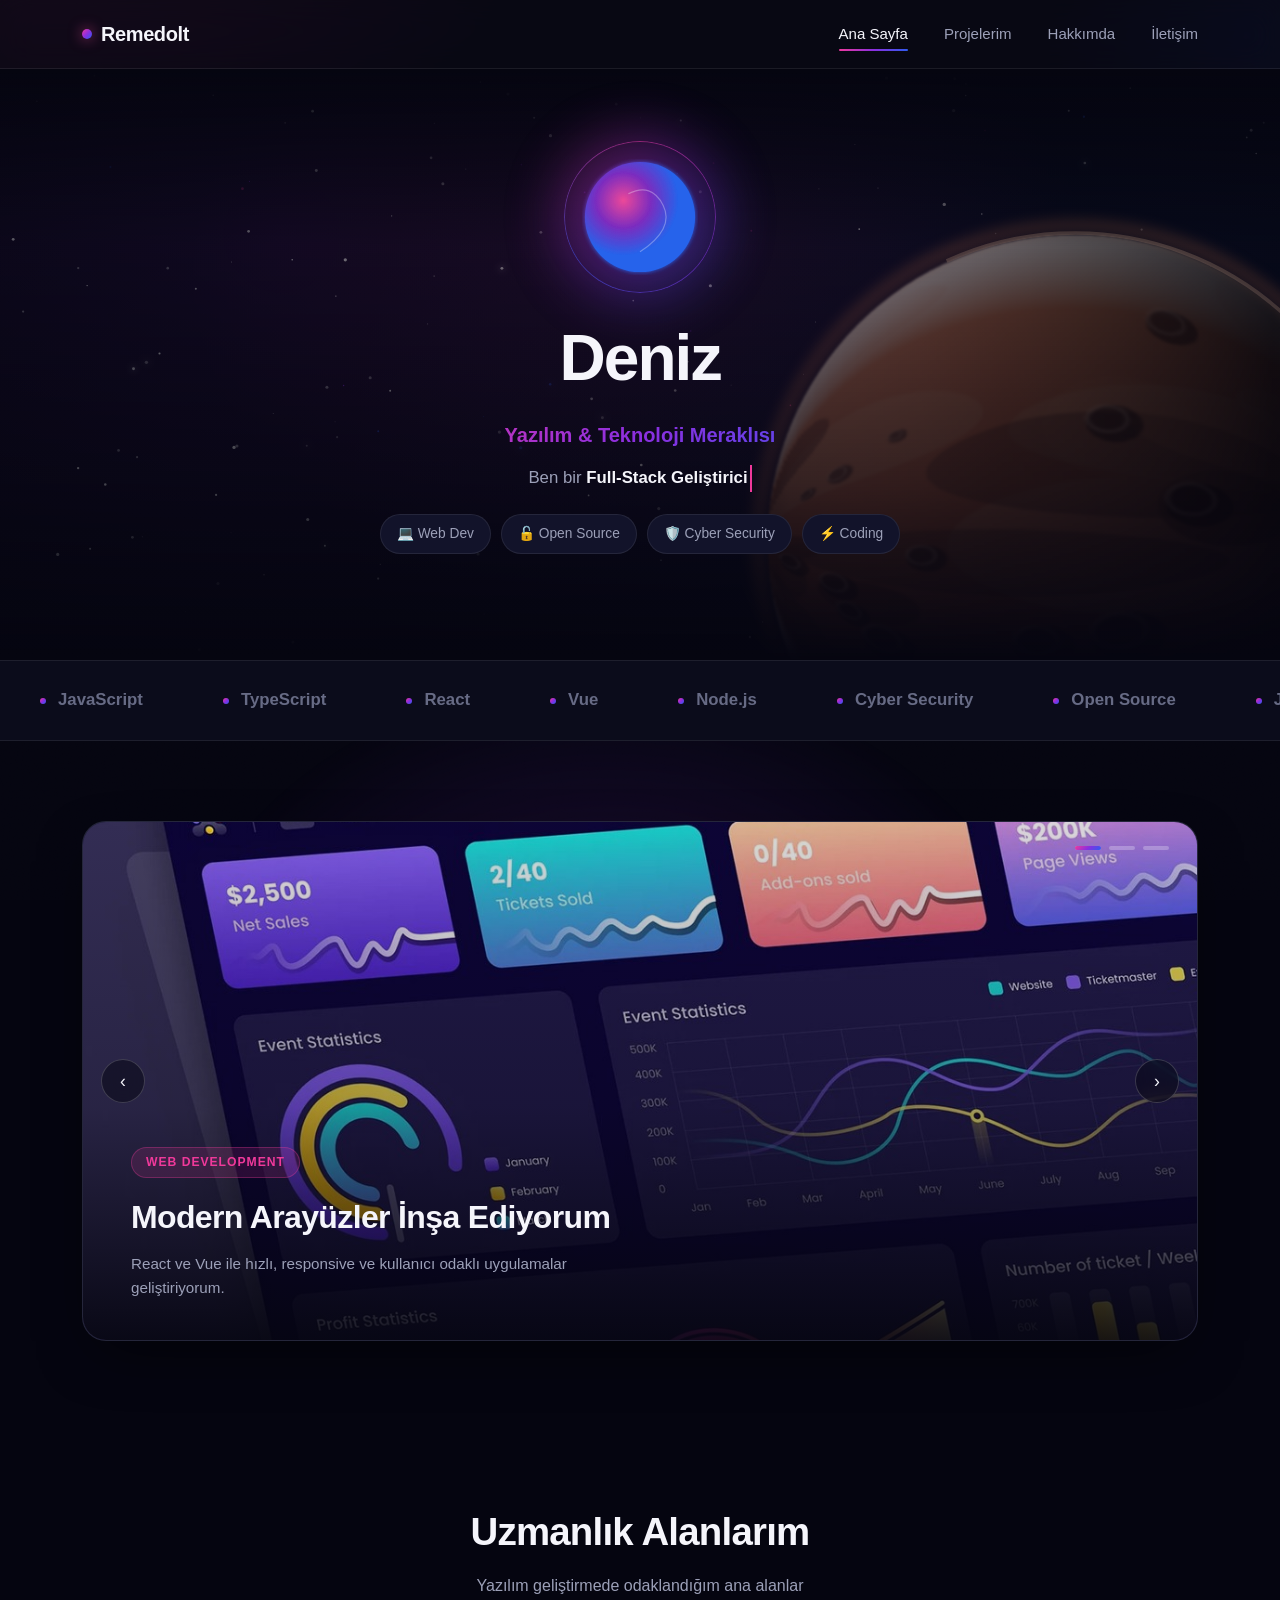
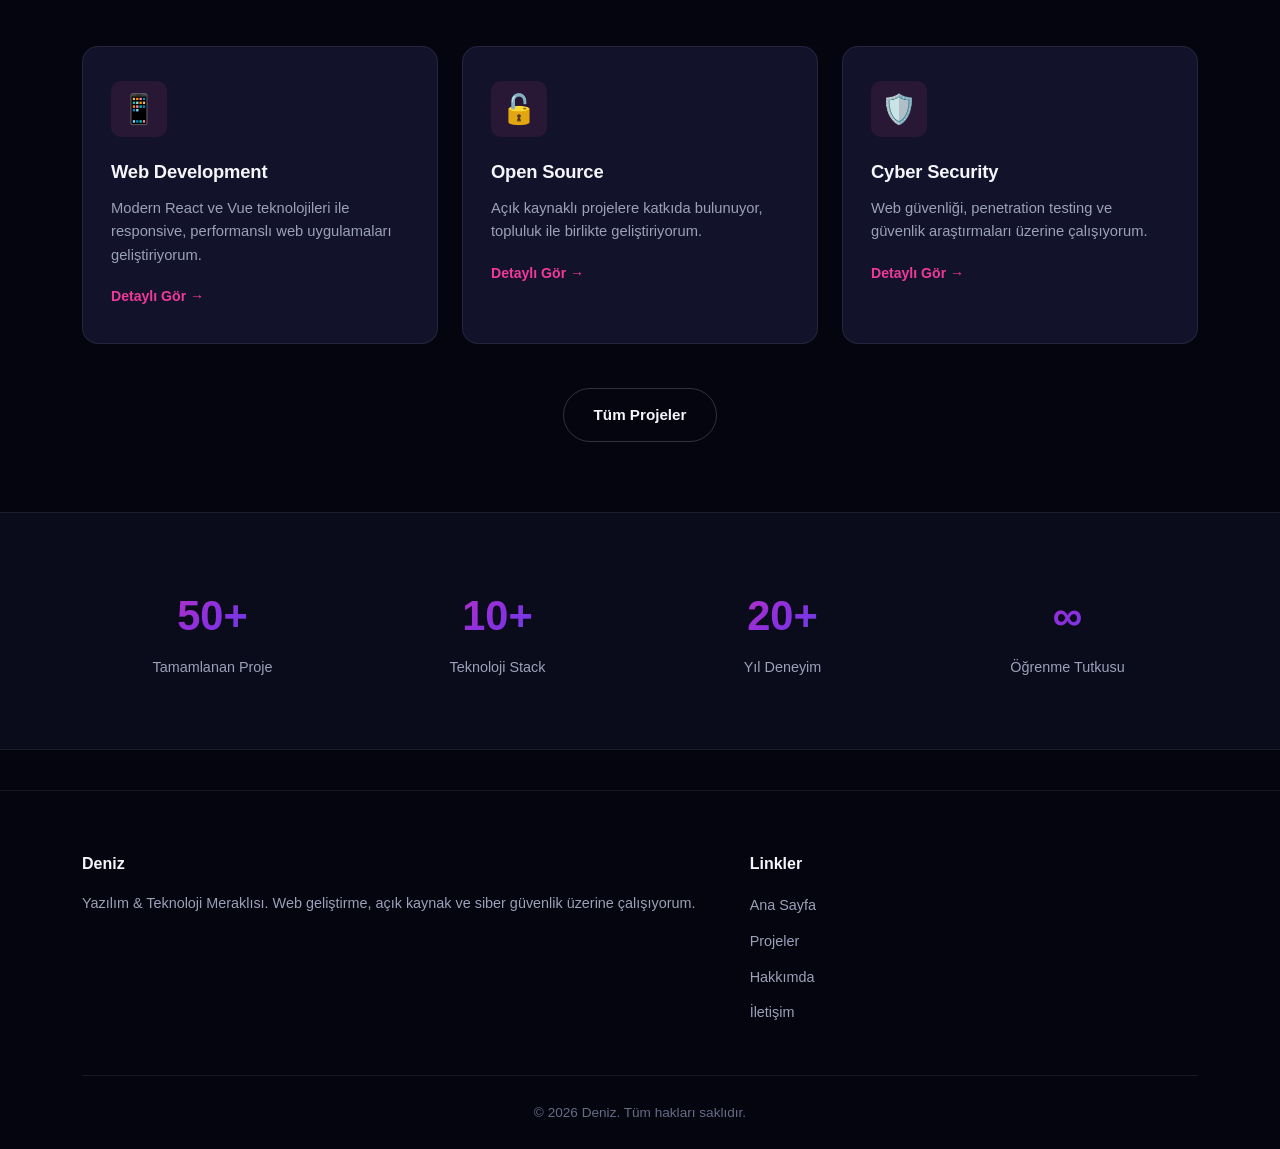
<file: index.html>
<!DOCTYPE html>
<html lang="tr">
<head>
    <meta charset="UTF-8">
    <meta name="viewport" content="width=device-width, initial-scale=1.0">
    <meta http-equiv="Content-Security-Policy" content="default-src 'self'; script-src 'self'; style-src 'self' 'unsafe-inline' https://fonts.googleapis.com; font-src https://fonts.gstatic.com; img-src 'self' data:; connect-src 'self' https://api.web3forms.com; base-uri 'self'; form-action 'self'; object-src 'none'">
    <title>Deniz — Yazılım & Teknoloji Meraklısı</title>
    <link rel="icon" type="image/svg+xml" href="favicon.svg">
    <link rel="icon" type="image/png" sizes="32x32" href="favicon-32.png">
    <link rel="icon" type="image/png" sizes="16x16" href="favicon-16.png">
    <link rel="apple-touch-icon" sizes="180x180" href="apple-touch-icon.png">
    <link rel="shortcut icon" href="favicon.ico">
    <meta name="description" content="Deniz — web geliştirme, açık kaynak ve siber güvenlik üzerine çalışan yazılım meraklısı.">
    <link rel="stylesheet" href="style.css?v=3">
    <link href="https://fonts.googleapis.com/css2?family=Plus+Jakarta+Sans:wght@500;600;700;800&family=Inter:wght@400;500;600&display=swap" rel="stylesheet">
</head>
<body>
    <div class="gradient-bg"></div>
    <canvas id="fx-canvas"></canvas>

    <nav class="navbar">
        <div class="nav-container">
            <a href="index.html" class="logo">
                <span class="logo-dot"></span>
                Remedolt
            </a>
            <ul class="nav-links">
                <li><a href="index.html" class="active">Ana Sayfa</a></li>
                <li><a href="projects.html">Projelerim</a></li>
                <li><a href="about.html">Hakkımda</a></li>
                <li><a href="contact.html">İletişim</a></li>
            </ul>
            <div class="hamburger">
                <span></span><span></span><span></span>
            </div>
        </div>
    </nav>


    <section class="hero">
        <div class="hero-video-bg">
            <canvas class="space-scene" data-space-scene data-shooting-stars="true" data-planet="true"></canvas>
        </div>
        <div class="hero-content">
            <div class="orb-container">
                <div class="orb-ring"></div>
                <svg class="gradient-orb" viewBox="0 0 200 200" xmlns="http://www.w3.org/2000/svg">
                    <defs>
                        <radialGradient id="orbGradient" cx="35%" cy="35%">
                            <stop offset="0%" style="stop-color:#EC4899;stop-opacity:1" />
                            <stop offset="50%" style="stop-color:#7B2CBF;stop-opacity:1" />
                            <stop offset="100%" style="stop-color:#2563EB;stop-opacity:1" />
                        </radialGradient>
                        <filter id="glow">
                            <feGaussianBlur stdDeviation="4" result="coloredBlur"/>
                            <feMerge>
                                <feMergeNode in="coloredBlur"/>
                                <feMergeNode in="SourceGraphic"/>
                            </feMerge>
                        </filter>
                    </defs>
                    <circle cx="100" cy="100" r="95" fill="url(#orbGradient)" filter="url(#glow)"/>
                    <path d="M 80 60 Q 120 40, 140 80 T 100 160" stroke="rgba(255,255,255,0.3)" stroke-width="2" fill="none"/>
                </svg>
                <div class="orb-glow"></div>
            </div>

            <h1 class="hero-title">Deniz</h1>
            <p class="hero-subtitle">Yazılım & Teknoloji Meraklısı</p>
            <p class="hero-role-line">Ben bir <span class="type-target"></span><span class="cursor">&nbsp;</span></p>

            <div class="skill-badges">
                <span class="badge">💻 Web Dev</span>
                <span class="badge">🔓 Open Source</span>
                <span class="badge">🛡️ Cyber Security</span>
                <span class="badge">⚡ Coding</span>
            </div>
        </div>
    </section>

    <div class="marquee-section">
        <div class="marquee-track">
            <div class="marquee-item"><span class="dot"></span>JavaScript</div>
            <div class="marquee-item"><span class="dot"></span>TypeScript</div>
            <div class="marquee-item"><span class="dot"></span>React</div>
            <div class="marquee-item"><span class="dot"></span>Vue</div>
            <div class="marquee-item"><span class="dot"></span>Node.js</div>
            <div class="marquee-item"><span class="dot"></span>Cyber Security</div>
            <div class="marquee-item"><span class="dot"></span>Open Source</div>
            <div class="marquee-item"><span class="dot"></span>JavaScript</div>
            <div class="marquee-item"><span class="dot"></span>TypeScript</div>
            <div class="marquee-item"><span class="dot"></span>React</div>
            <div class="marquee-item"><span class="dot"></span>Vue</div>
            <div class="marquee-item"><span class="dot"></span>Node.js</div>
            <div class="marquee-item"><span class="dot"></span>Cyber Security</div>
            <div class="marquee-item"><span class="dot"></span>Open Source</div>
        </div>
    </div>

    <section class="slider-section">
        <div class="container">
            <div class="slider">
                <div class="slide is-active" data-type="image">
                    <img class="slide-media" src="images/web-dev.jpg" alt="Web geliştirme çalışma alanı" loading="lazy">
                    <div class="slide-caption">
                        <div class="slide-caption-text">
                            <span class="slide-tag">Web Development</span>
                            <h3>Modern Arayüzler İnşa Ediyorum</h3>
                            <p>React ve Vue ile hızlı, responsive ve kullanıcı odaklı uygulamalar geliştiriyorum.</p>
                        </div>
                    </div>
                </div>

                <div class="slide" data-type="image">
                    <img class="slide-media" src="images/open-source.jpg" alt="Açık kaynak topluluk çalışması" loading="lazy">
                    <div class="slide-caption">
                        <div class="slide-caption-text">
                            <span class="slide-tag">Open Source</span>
                            <h3>Toplulukla Birlikte Üretiyorum</h3>
                            <p>Açık kaynaklı projelere katkı sağlıyor, bilgi ve deneyimi paylaşıyorum.</p>
                        </div>
                    </div>
                </div>

                <div class="slide" data-type="image">
                    <img class="slide-media" src="images/cyber-security.jpg" alt="Siber güvenlik araştırması" loading="lazy">
                    <div class="slide-caption">
                        <div class="slide-caption-text">
                            <span class="slide-tag">Cyber Security</span>
                            <h3>Güvenliği Önceliklendiriyorum</h3>
                            <p>Zafiyet analizleri, penetration testing ve güvenlik araştırmaları yapıyorum.</p>
                        </div>
                    </div>
                </div>

                <div class="slider-controls">
                    <button class="slider-arrow prev" type="button" aria-label="Önceki slayt">‹</button>
                    <button class="slider-arrow next" type="button" aria-label="Sonraki slayt">›</button>
                </div>
                <div class="slider-dots"></div>
            </div>
        </div>
    </section>

    <section class="featured-section">
        <div class="container">
            <h2 class="section-title reveal">Uzmanlık Alanlarım</h2>
            <p class="section-subtitle reveal">Yazılım geliştirmede odaklandığım ana alanlar</p>

            <div class="projects-grid">
                <div class="project-card reveal">
                    <div class="project-icon">📱</div>
                    <h3>Web Development</h3>
                    <p>Modern React ve Vue teknolojileri ile responsive, performanslı web uygulamaları geliştiriyorum.</p>
                    <a href="projects.html" class="link-arrow">Detaylı Gör →</a>
                </div>

                <div class="project-card reveal">
                    <div class="project-icon">🔓</div>
                    <h3>Open Source</h3>
                    <p>Açık kaynaklı projelere katkıda bulunuyor, topluluk ile birlikte geliştiriyorum.</p>
                    <a href="projects.html" class="link-arrow">Detaylı Gör →</a>
                </div>

                <div class="project-card reveal">
                    <div class="project-icon">🛡️</div>
                    <h3>Cyber Security</h3>
                    <p>Web güvenliği, penetration testing ve güvenlik araştırmaları üzerine çalışıyorum.</p>
                    <a href="projects.html" class="link-arrow">Detaylı Gör →</a>
                </div>
            </div>

            <div class="view-all reveal">
                <a href="projects.html" class="btn btn-secondary">Tüm Projeler</a>
            </div>
        </div>
    </section>

    <section class="stats-section">
        <div class="container">
            <div class="stats-grid">
                <div class="stat-card reveal">
                    <div class="stat-number">50+</div>
                    <div class="stat-label">Tamamlanan Proje</div>
                </div>
                <div class="stat-card reveal">
                    <div class="stat-number">10+</div>
                    <div class="stat-label">Teknoloji Stack</div>
                </div>
                <div class="stat-card reveal">
                    <div class="stat-number">20+</div>
                    <div class="stat-label">Yıl Deneyim</div>
                </div>
                <div class="stat-card reveal">
                    <div class="stat-number">∞</div>
                    <div class="stat-label">Öğrenme Tutkusu</div>
                </div>
            </div>
        </div>
    </section>

    <footer class="footer">
        <div class="container">
            <div class="footer-content">
                <div class="footer-section">
                    <h4>Deniz</h4>
                    <p>Yazılım & Teknoloji Meraklısı. Web geliştirme, açık kaynak ve siber güvenlik üzerine çalışıyorum.</p>
                </div>
                <div class="footer-section">
                    <h4>Linkler</h4>
                    <ul>
                        <li><a href="index.html">Ana Sayfa</a></li>
                        <li><a href="projects.html">Projeler</a></li>
                        <li><a href="about.html">Hakkımda</a></li>
                        <li><a href="contact.html">İletişim</a></li>
                    </ul>
                </div>
            </div>
            <div class="footer-bottom">
                <p>&copy; 2026 Deniz. Tüm hakları saklıdır.</p>
            </div>
        </div>
    </footer>

    <script src="script.js?v=3"></script>
</body>
</html>
</file>
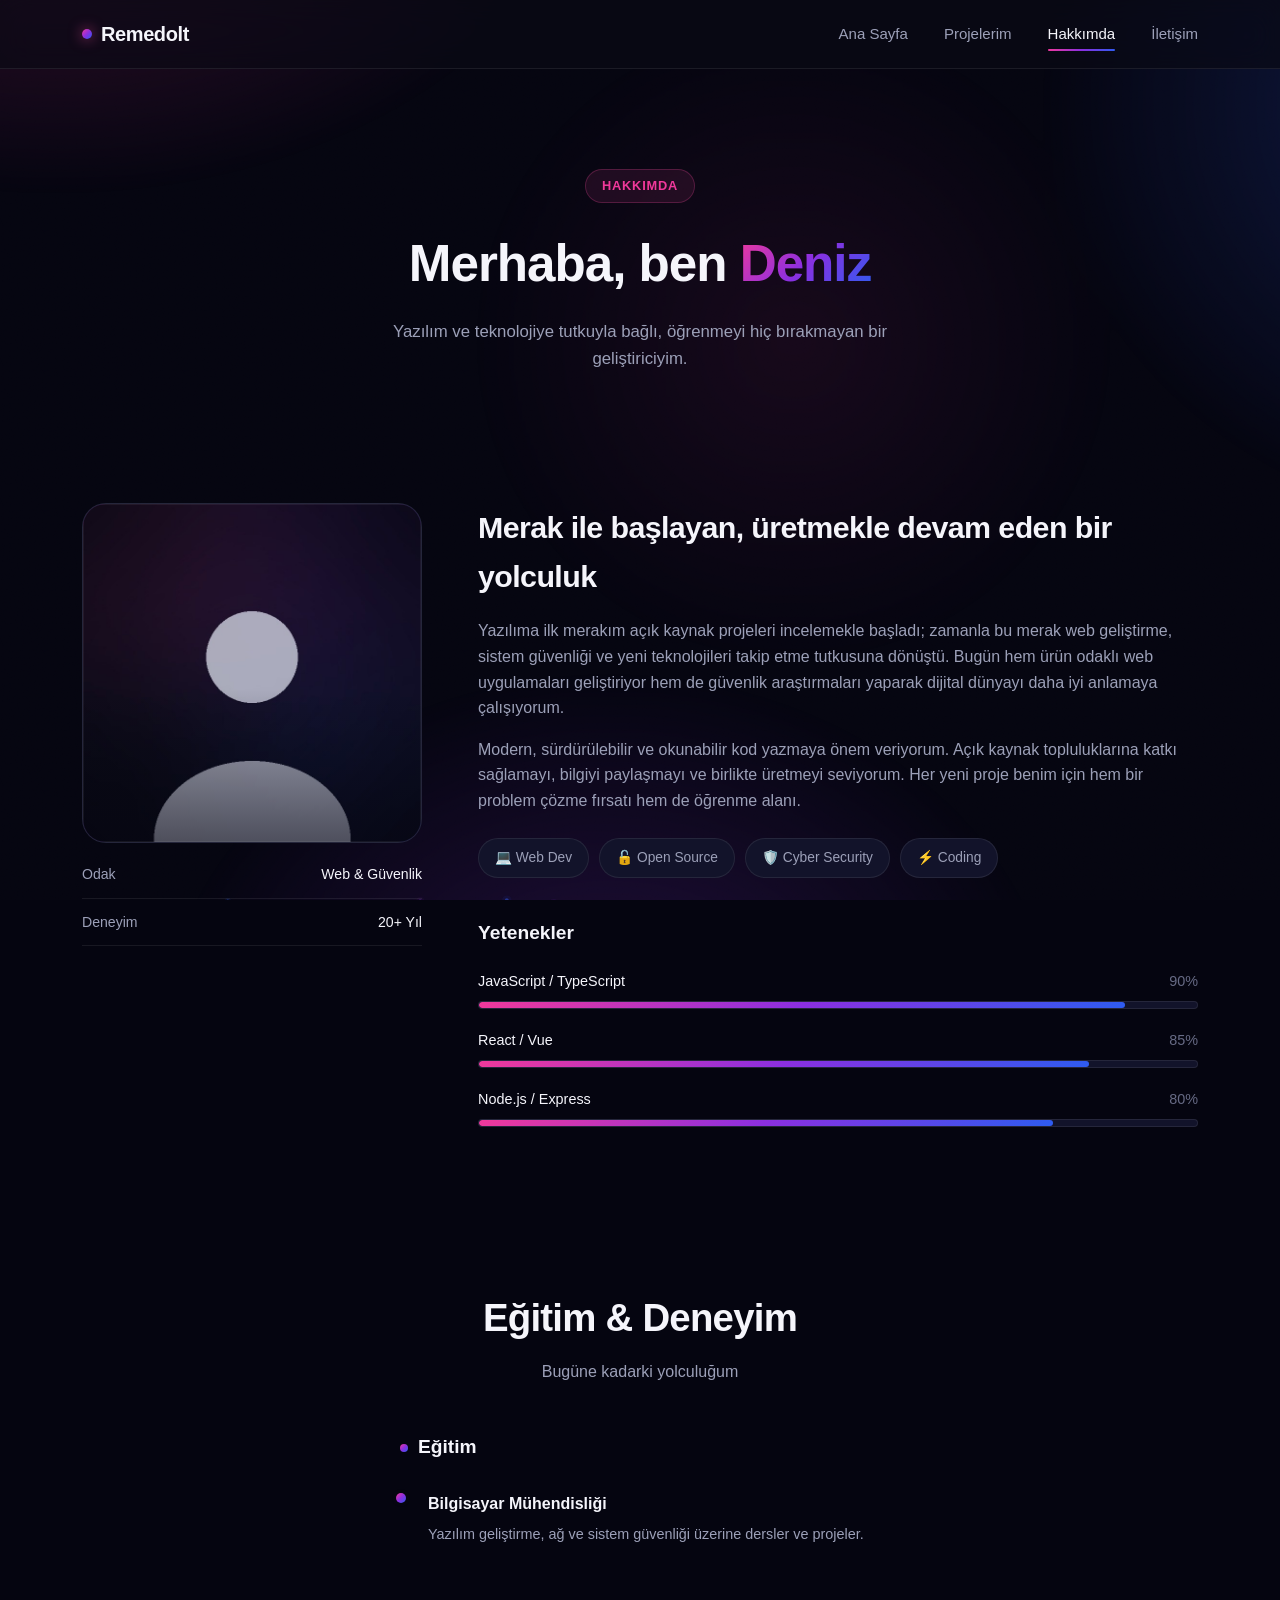
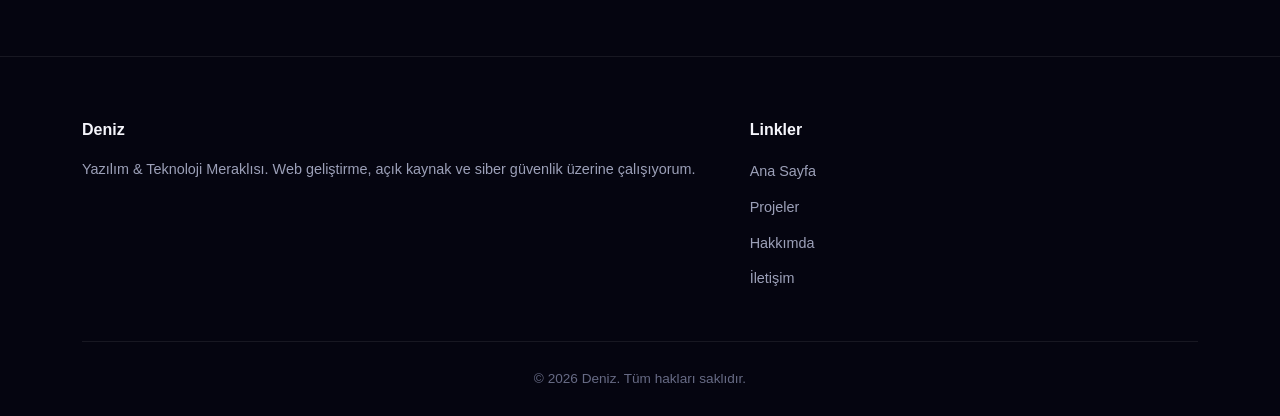
<file: about.html>
<!DOCTYPE html>
<html lang="tr">
<head>
    <meta charset="UTF-8">
    <meta name="viewport" content="width=device-width, initial-scale=1.0">
    <meta http-equiv="Content-Security-Policy" content="default-src 'self'; script-src 'self'; style-src 'self' 'unsafe-inline' https://fonts.googleapis.com; font-src https://fonts.gstatic.com; img-src 'self' data:; connect-src 'self' https://api.web3forms.com; base-uri 'self'; form-action 'self'; object-src 'none'">
    <title>Hakkımda — Deniz</title>
    <link rel="icon" type="image/svg+xml" href="favicon.svg">
    <link rel="icon" type="image/png" sizes="32x32" href="favicon-32.png">
    <link rel="icon" type="image/png" sizes="16x16" href="favicon-16.png">
    <link rel="apple-touch-icon" sizes="180x180" href="apple-touch-icon.png">
    <link rel="shortcut icon" href="favicon.ico">
    <link rel="stylesheet" href="style.css?v=3">
    <link href="https://fonts.googleapis.com/css2?family=Plus+Jakarta+Sans:wght@500;600;700;800&family=Inter:wght@400;500;600&display=swap" rel="stylesheet">
</head>
<body>
    <div class="gradient-bg"></div>
    <canvas id="fx-canvas"></canvas>

    <nav class="navbar">
        <div class="nav-container">
            <a href="index.html" class="logo">
                <span class="logo-dot"></span>
                Remedolt
            </a>
            <ul class="nav-links">
                <li><a href="index.html">Ana Sayfa</a></li>
                <li><a href="projects.html">Projelerim</a></li>
                <li><a href="about.html" class="active">Hakkımda</a></li>
                <li><a href="contact.html">İletişim</a></li>
            </ul>
            <div class="hamburger">
                <span></span><span></span><span></span>
            </div>
        </div>
    </nav>


    <section class="page-hero">
        <span class="eyebrow reveal">Hakkımda</span>
        <h1 class="reveal">Merhaba, ben <span class="gradient-text">Deniz</span></h1>
        <p class="reveal">Yazılım ve teknolojiye tutkuyla bağlı, öğrenmeyi hiç bırakmayan bir geliştiriciyim.</p>
    </section>

    <section>
        <div class="container">
            <div class="about-grid">
                <div class="reveal">
                    <div class="about-photo">
                        <div class="avatar-glow"></div>
                        <img src="images/avatar-anonim.jpg" alt="Deniz — profil" loading="lazy">
                    </div>
                    <div class="about-photo-meta">
                        <div class="meta-row"><span>Odak</span><span>Web & Güvenlik</span></div>
                        <div class="meta-row"><span>Deneyim</span><span>20+ Yıl</span></div>
                    </div>
                </div>

                <div class="about-body reveal">
                    <h2>Merak ile başlayan, üretmekle devam eden bir yolculuk</h2>
                    <p>
                        Yazılıma ilk merakım açık kaynak projeleri incelemekle başladı; zamanla bu merak web geliştirme,
                        sistem güvenliği ve yeni teknolojileri takip etme tutkusuna dönüştü. Bugün hem ürün odaklı web
                        uygulamaları geliştiriyor hem de güvenlik araştırmaları yaparak dijital dünyayı daha iyi anlamaya
                        çalışıyorum.
                    </p>
                    <p>
                        Modern, sürdürülebilir ve okunabilir kod yazmaya önem veriyorum. Açık kaynak topluluklarına katkı
                        sağlamayı, bilgiyi paylaşmayı ve birlikte üretmeyi seviyorum. Her yeni proje benim için hem bir
                        problem çözme fırsatı hem de öğrenme alanı.
                    </p>

                    <div class="about-icons">
                        <span class="badge">💻 Web Dev</span>
                        <span class="badge">🔓 Open Source</span>
                        <span class="badge">🛡️ Cyber Security</span>
                        <span class="badge">⚡ Coding</span>
                    </div>

                    <div class="skills-block">
                        <h3 style="font-size:1.2rem; margin-bottom:22px;">Yetenekler</h3>

                        <div class="skill-row">
                            <div class="skill-row-top"><span>JavaScript / TypeScript</span><span>90%</span></div>
                            <div class="skill-track"><div class="skill-fill" data-width="90"></div></div>
                        </div>
                        <div class="skill-row">
                            <div class="skill-row-top"><span>React / Vue</span><span>85%</span></div>
                            <div class="skill-track"><div class="skill-fill" data-width="85"></div></div>
                        </div>
                        <div class="skill-row">
                            <div class="skill-row-top"><span>Node.js / Express</span><span>80%</span></div>
                            <div class="skill-track"><div class="skill-fill" data-width="80"></div></div>
                        </div>
                    </div>
                </div>
            </div>
        </div>
    </section>

    <section>
        <div class="container">
            <h2 class="section-title reveal">Eğitim & Deneyim</h2>
            <p class="section-subtitle reveal">Bugüne kadarki yolculuğum</p>

            <div class="timeline-wrap" style="grid-template-columns: 1fr; max-width: 480px; margin: 20px auto 0;">
                <div class="timeline-col reveal">
                    <h3>Eğitim</h3>
                    <div class="timeline-item">
                        <h4>Bilgisayar Mühendisliği</h4>
                        <p>Yazılım geliştirme, ağ ve sistem güvenliği üzerine dersler ve projeler.</p>
                    </div>
                </div>
            </div>
        </div>
    </section>

    <footer class="footer">
        <div class="container">
            <div class="footer-content">
                <div class="footer-section">
                    <h4>Deniz</h4>
                    <p>Yazılım & Teknoloji Meraklısı. Web geliştirme, açık kaynak ve siber güvenlik üzerine çalışıyorum.</p>
                </div>
                <div class="footer-section">
                    <h4>Linkler</h4>
                    <ul>
                        <li><a href="index.html">Ana Sayfa</a></li>
                        <li><a href="projects.html">Projeler</a></li>
                        <li><a href="about.html">Hakkımda</a></li>
                        <li><a href="contact.html">İletişim</a></li>
                    </ul>
                </div>
            </div>
            <div class="footer-bottom">
                <p>&copy; 2026 Deniz. Tüm hakları saklıdır.</p>
            </div>
        </div>
    </footer>

    <script src="script.js?v=3"></script>
</body>
</html>
</file>
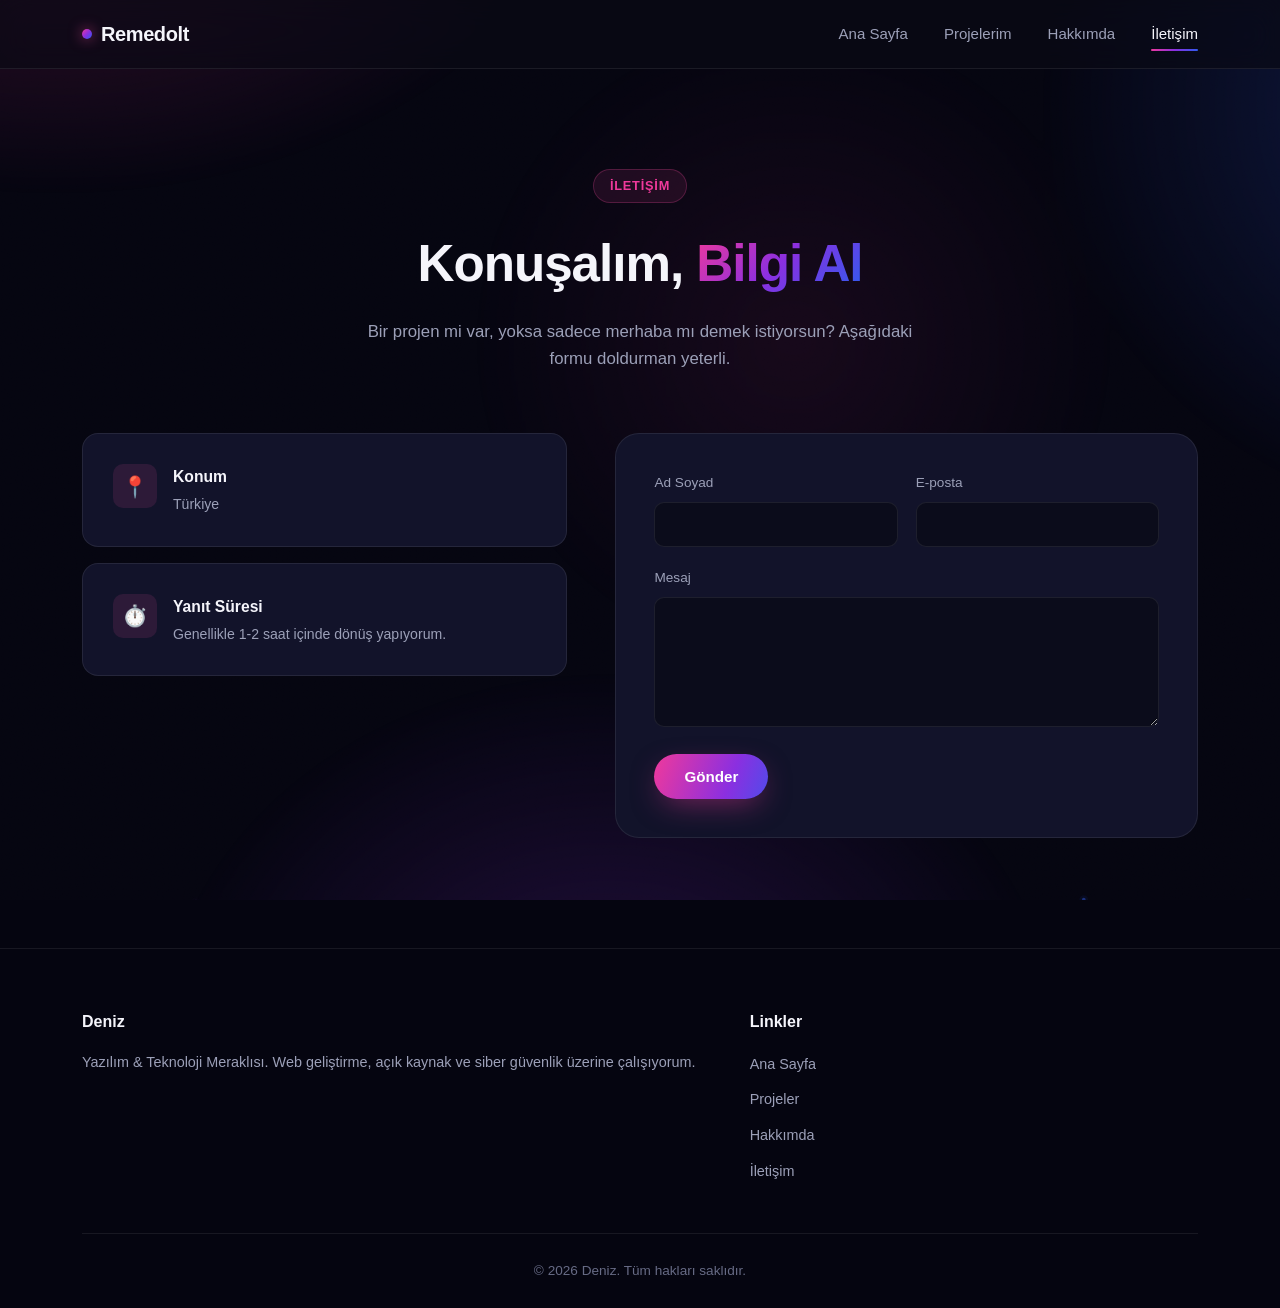
<file: contact.html>
<!DOCTYPE html>
<html lang="tr">
<head>
    <meta charset="UTF-8">
    <meta name="viewport" content="width=device-width, initial-scale=1.0">
    <meta http-equiv="Content-Security-Policy" content="default-src 'self'; script-src 'self'; style-src 'self' 'unsafe-inline' https://fonts.googleapis.com; font-src https://fonts.gstatic.com; img-src 'self' data:; connect-src 'self' https://api.web3forms.com; base-uri 'self'; form-action 'self'; object-src 'none'">
    <title>İletişim — Deniz</title>
    <link rel="icon" type="image/svg+xml" href="favicon.svg">
    <link rel="icon" type="image/png" sizes="32x32" href="favicon-32.png">
    <link rel="icon" type="image/png" sizes="16x16" href="favicon-16.png">
    <link rel="apple-touch-icon" sizes="180x180" href="apple-touch-icon.png">
    <link rel="shortcut icon" href="favicon.ico">
    <link rel="stylesheet" href="style.css?v=3">
    <link href="https://fonts.googleapis.com/css2?family=Plus+Jakarta+Sans:wght@500;600;700;800&family=Inter:wght@400;500;600&display=swap" rel="stylesheet">
</head>
<body>
    <div class="gradient-bg"></div>
    <canvas id="fx-canvas"></canvas>

    <nav class="navbar">
        <div class="nav-container">
            <a href="index.html" class="logo">
                <span class="logo-dot"></span>
                Remedolt
            </a>
            <ul class="nav-links">
                <li><a href="index.html">Ana Sayfa</a></li>
                <li><a href="projects.html">Projelerim</a></li>
                <li><a href="about.html">Hakkımda</a></li>
                <li><a href="contact.html" class="active">İletişim</a></li>
            </ul>
            <div class="hamburger">
                <span></span><span></span><span></span>
            </div>
        </div>
    </nav>


    <section class="page-hero">
        <span class="eyebrow reveal">İletişim</span>
        <h1 class="reveal">Konuşalım, <span class="gradient-text">Bilgi Al</span></h1>
        <p class="reveal">Bir projen mi var, yoksa sadece merhaba mı demek istiyorsun? Aşağıdaki formu doldurman yeterli.</p>
    </section>

    <section style="padding-top: 0;">
        <div class="container">
            <div class="contact-grid">
                <div class="reveal">
                    <div class="contact-info-card">
                        <div class="contact-info-icon">📍</div>
                        <div>
                            <h4>Konum</h4>
                            <p>Türkiye</p>
                        </div>
                    </div>
                    <div class="contact-info-card">
                        <div class="contact-info-icon">⏱️</div>
                        <div>
                            <h4>Yanıt Süresi</h4>
                            <p>Genellikle 1-2 saat içinde dönüş yapıyorum.</p>
                        </div>
                    </div>
                </div>

                <div class="contact-form reveal">
                    <div id="formSuccess" class="form-success">Mesajın için teşekkürler! En kısa sürede sana dönüş yapacağım.</div>
                    <div id="formError" class="form-success" style="background: rgba(240, 57, 155, 0.1); border-color: rgba(240, 57, 155, 0.3); color: #f9a8d4;">Mesaj gönderilirken bir sorun oluştu. Lütfen tekrar dener misin?</div>
                    <form id="contactForm">
                        <input type="hidden" name="access_key" value="fe9e29f1-36b4-4746-8e5b-f5e43f145757">
                        <input type="hidden" name="subject" value="Remedolt portfolyo — yeni mesaj">
                        <input type="checkbox" name="botcheck" style="display:none" tabindex="-1" autocomplete="off">

                        <div class="form-row">
                            <div class="form-group">
                                <label for="name">Ad Soyad</label>
                                <input type="text" id="name" name="name" required>
                            </div>
                            <div class="form-group">
                                <label for="email">E-posta</label>
                                <input type="email" id="email" name="email" required>
                            </div>
                        </div>

                        <div class="form-group">
                            <label for="message">Mesaj</label>
                            <textarea id="message" name="message" required></textarea>
                        </div>

                        <button type="submit" class="btn btn-primary">Gönder</button>
                    </form>
                </div>
            </div>
        </div>
    </section>

    <footer class="footer">
        <div class="container">
            <div class="footer-content">
                <div class="footer-section">
                    <h4>Deniz</h4>
                    <p>Yazılım & Teknoloji Meraklısı. Web geliştirme, açık kaynak ve siber güvenlik üzerine çalışıyorum.</p>
                </div>
                <div class="footer-section">
                    <h4>Linkler</h4>
                    <ul>
                        <li><a href="index.html">Ana Sayfa</a></li>
                        <li><a href="projects.html">Projeler</a></li>
                        <li><a href="about.html">Hakkımda</a></li>
                        <li><a href="contact.html">İletişim</a></li>
                    </ul>
                </div>
            </div>
            <div class="footer-bottom">
                <p>&copy; 2026 Deniz. Tüm hakları saklıdır.</p>
            </div>
        </div>
    </footer>

    <script src="script.js?v=3"></script>
</body>
</html>
</file>
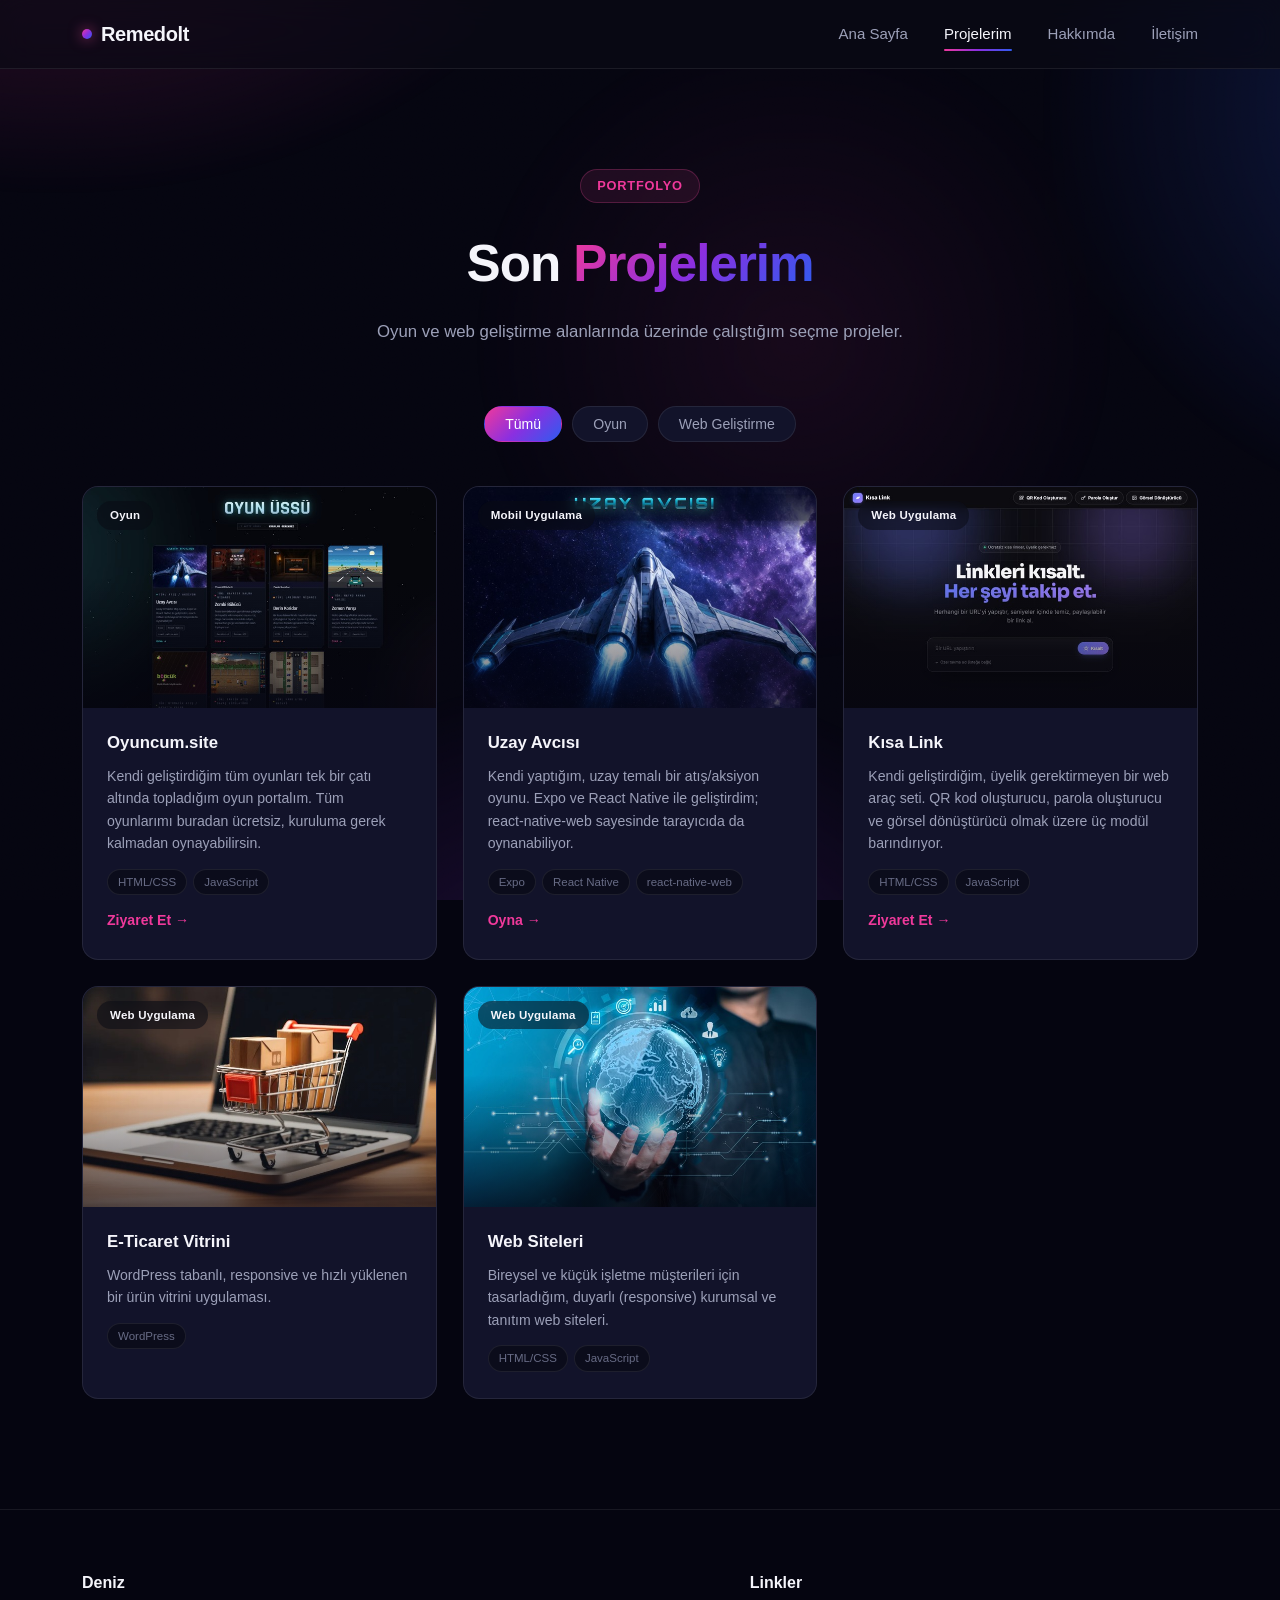
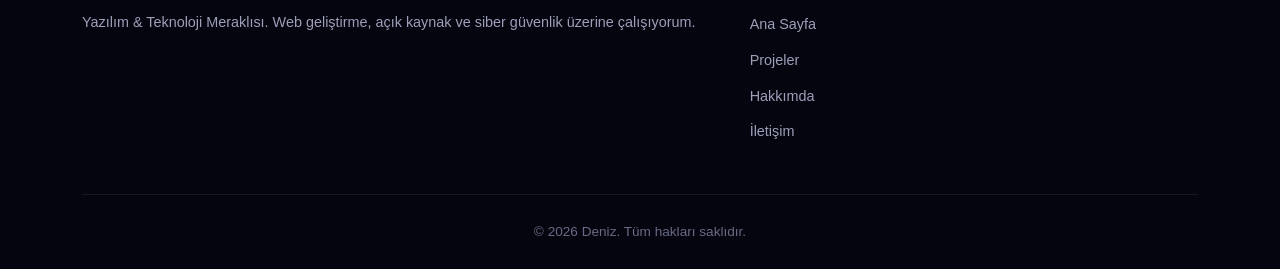
<file: projects.html>
<!DOCTYPE html>
<html lang="tr">
<head>
    <meta charset="UTF-8">
    <meta name="viewport" content="width=device-width, initial-scale=1.0">
    <meta http-equiv="Content-Security-Policy" content="default-src 'self'; script-src 'self'; style-src 'self' 'unsafe-inline' https://fonts.googleapis.com; font-src https://fonts.gstatic.com; img-src 'self' data:; connect-src 'self' https://api.web3forms.com; base-uri 'self'; form-action 'self'; object-src 'none'">
    <title>Projelerim — Deniz</title>
    <link rel="icon" type="image/svg+xml" href="favicon.svg">
    <link rel="icon" type="image/png" sizes="32x32" href="favicon-32.png">
    <link rel="icon" type="image/png" sizes="16x16" href="favicon-16.png">
    <link rel="apple-touch-icon" sizes="180x180" href="apple-touch-icon.png">
    <link rel="shortcut icon" href="favicon.ico">
    <link rel="stylesheet" href="style.css?v=3">
    <link href="https://fonts.googleapis.com/css2?family=Plus+Jakarta+Sans:wght@500;600;700;800&family=Inter:wght@400;500;600&display=swap" rel="stylesheet">
</head>
<body>
    <div class="gradient-bg"></div>
    <canvas id="fx-canvas"></canvas>

    <nav class="navbar">
        <div class="nav-container">
            <a href="index.html" class="logo">
                <span class="logo-dot"></span>
                Remedolt
            </a>
            <ul class="nav-links">
                <li><a href="index.html">Ana Sayfa</a></li>
                <li><a href="projects.html" class="active">Projelerim</a></li>
                <li><a href="about.html">Hakkımda</a></li>
                <li><a href="contact.html">İletişim</a></li>
            </ul>
            <div class="hamburger">
                <span></span><span></span><span></span>
            </div>
        </div>
    </nav>


    <section class="page-hero">
        <span class="eyebrow reveal">Portfolyo</span>
        <h1 class="reveal">Son <span class="gradient-text">Projelerim</span></h1>
        <p class="reveal">Oyun ve web geliştirme alanlarında üzerinde çalıştığım seçme projeler.</p>
    </section>

    <section style="padding-top: 0;">
        <div class="container">
            <div class="filter-bar reveal">
                <button class="filter-btn active" data-filter="all">Tümü</button>
                <button class="filter-btn" data-filter="oyun">Oyun</button>
                <button class="filter-btn" data-filter="web">Web Geliştirme</button>
            </div>

            <div class="portfolio-grid">
                <div class="portfolio-item reveal" data-category="oyun">
                    <div class="portfolio-thumb"><img src="images/oyuncum-site.jpg" alt="Oyuncum.site — oyun üssü" loading="lazy"><span class="portfolio-tag">Oyun</span></div>
                    <div class="portfolio-body">
                        <h3>Oyuncum.site</h3>
                        <p>Kendi geliştirdiğim tüm oyunları tek bir çatı altında topladığım oyun portalım. Tüm oyunlarımı buradan ücretsiz, kuruluma gerek kalmadan oynayabilirsin.</p>
                        <div class="portfolio-stack">
                            <span class="stack-chip">HTML/CSS</span>
                            <span class="stack-chip">JavaScript</span>
                        </div>
                        <a href="https://www.oyuncum.site/" target="_blank" rel="noopener" class="link-arrow" style="display: inline-block; margin-top: 14px;">Ziyaret Et →</a>
                    </div>
                </div>

                <div class="portfolio-item reveal" data-category="oyun">
                    <div class="portfolio-thumb"><img src="images/uzay-avcisi.jpg" alt="Uzay Avcısı — gemi seçim ekranı" loading="lazy"><span class="portfolio-tag">Mobil Uygulama</span></div>
                    <div class="portfolio-body">
                        <h3>Uzay Avcısı</h3>
                        <p>Kendi yaptığım, uzay temalı bir atış/aksiyon oyunu. Expo ve React Native ile geliştirdim; react-native-web sayesinde tarayıcıda da oynanabiliyor.</p>
                        <div class="portfolio-stack">
                            <span class="stack-chip">Expo</span>
                            <span class="stack-chip">React Native</span>
                            <span class="stack-chip">react-native-web</span>
                        </div>
                        <a href="https://remedolt.github.io/uzay/" target="_blank" rel="noopener" class="link-arrow" style="display: inline-block; margin-top: 14px;">Oyna →</a>
                    </div>
                </div>

                <div class="portfolio-item reveal" data-category="web">
                    <div class="portfolio-thumb"><img src="images/kisa-link.jpg" alt="Kısa Link — ana ekran" loading="lazy"><span class="portfolio-tag">Web Uygulama</span></div>
                    <div class="portfolio-body">
                        <h3>Kısa Link</h3>
                        <p>Kendi geliştirdiğim, üyelik gerektirmeyen bir web araç seti. QR kod oluşturucu, parola oluşturucu ve görsel dönüştürücü olmak üzere üç modül barındırıyor.</p>
                        <div class="portfolio-stack">
                            <span class="stack-chip">HTML/CSS</span>
                            <span class="stack-chip">JavaScript</span>
                        </div>
                        <a href="https://kisalink.space/" target="_blank" rel="noopener" class="link-arrow" style="display: inline-block; margin-top: 14px;">Ziyaret Et →</a>
                    </div>
                </div>

                <div class="portfolio-item reveal" data-category="web">
                    <div class="portfolio-thumb"><img src="images/eticaret-vitrini.jpg" alt="E-Ticaret Vitrini" loading="lazy"><span class="portfolio-tag">Web Uygulama</span></div>
                    <div class="portfolio-body">
                        <h3>E-Ticaret Vitrini</h3>
                        <p>WordPress tabanlı, responsive ve hızlı yüklenen bir ürün vitrini uygulaması.</p>
                        <div class="portfolio-stack">
                            <span class="stack-chip">WordPress</span>
                        </div>
                    </div>
                </div>

                <div class="portfolio-item reveal" data-category="web">
                    <div class="portfolio-thumb"><img src="images/web-siteleri.jpg" alt="Web Siteleri" loading="lazy"><span class="portfolio-tag">Web Uygulama</span></div>
                    <div class="portfolio-body">
                        <h3>Web Siteleri</h3>
                        <p>Bireysel ve küçük işletme müşterileri için tasarladığım, duyarlı (responsive) kurumsal ve tanıtım web siteleri.</p>
                        <div class="portfolio-stack">
                            <span class="stack-chip">HTML/CSS</span>
                            <span class="stack-chip">JavaScript</span>
                        </div>
                    </div>
                </div>
            </div>
        </div>
    </section>

    <footer class="footer">
        <div class="container">
            <div class="footer-content">
                <div class="footer-section">
                    <h4>Deniz</h4>
                    <p>Yazılım & Teknoloji Meraklısı. Web geliştirme, açık kaynak ve siber güvenlik üzerine çalışıyorum.</p>
                </div>
                <div class="footer-section">
                    <h4>Linkler</h4>
                    <ul>
                        <li><a href="index.html">Ana Sayfa</a></li>
                        <li><a href="projects.html">Projeler</a></li>
                        <li><a href="about.html">Hakkımda</a></li>
                        <li><a href="contact.html">İletişim</a></li>
                    </ul>
                </div>
            </div>
            <div class="footer-bottom">
                <p>&copy; 2026 Deniz. Tüm hakları saklıdır.</p>
            </div>
        </div>
    </footer>

    <script src="script.js?v=3"></script>
</body>
</html>
</file>
<file: style.css>
:root {
    --pink: #F0399B;
    --purple: #8B2FE0;
    --blue: #2E5CF0;
    --gradient: linear-gradient(135deg, var(--pink) 0%, var(--purple) 50%, var(--blue) 100%);
    --gradient-shimmer: linear-gradient(110deg, var(--pink) 0%, var(--purple) 30%, var(--blue) 55%, var(--purple) 75%, var(--pink) 100%);

    --bg: #050510;
    --bg-alt: #0B0C1B;
    --surface: #12132a;
    --surface-hover: #1A1C38;
    --border: rgba(255, 255, 255, 0.08);
    --border-hover: rgba(255, 255, 255, 0.18);

    --text: #F5F5FB;
    --text-muted: #9CA0B8;
    --text-dim: #676B85;

    --radius-sm: 10px;
    --radius: 16px;
    --radius-lg: 24px;

    --shadow: 0 20px 60px -20px rgba(0, 0, 0, 0.7);
    --transition: all 0.3s cubic-bezier(0.4, 0, 0.2, 1);
}

* { margin: 0; padding: 0; box-sizing: border-box; }

html { scroll-behavior: smooth; }

body {
    font-family: 'Inter', -apple-system, BlinkMacSystemFont, sans-serif;
    background: var(--bg);
    color: var(--text);
    line-height: 1.6;
    overflow-x: hidden;
    position: relative;
}

h1, h2, h3, h4, .logo, .btn, .nav-links a {
    font-family: 'Plus Jakarta Sans', sans-serif;
}

a { text-decoration: none; color: inherit; }
ul { list-style: none; }
img { max-width: 100%; display: block; }

.container {
    max-width: 1180px;
    margin: 0 auto;
    padding: 0 32px;
}

.gradient-bg {
    position: fixed;
    inset: 0;
    z-index: -3;
    overflow: hidden;
    background: var(--bg);
}

.gradient-bg::before {
    content: '';
    position: absolute;
    inset: -10%;
    background:
        radial-gradient(ellipse 900px 620px at 12% -8%, rgba(240, 57, 155, 0.24), transparent 60%),
        radial-gradient(ellipse 820px 720px at 108% 18%, rgba(46, 92, 240, 0.26), transparent 60%),
        radial-gradient(ellipse 760px 640px at 48% 106%, rgba(139, 47, 224, 0.22), transparent 60%),
        radial-gradient(ellipse 500px 500px at 60% 40%, rgba(240, 57, 155, 0.08), transparent 65%);
    animation: bg-drift 22s ease-in-out infinite alternate;
    filter: blur(4px);
}

.gradient-bg::after {
    content: '';
    position: absolute;
    inset: 0;
    opacity: 0.05;
    mix-blend-mode: overlay;
    pointer-events: none;
    background-image: url("data:image/svg+xml,%3Csvg xmlns='http://www.w3.org/2000/svg' width='140' height='140'%3E%3Cfilter id='n'%3E%3CfeTurbulence type='fractalNoise' baseFrequency='0.85' numOctaves='2' stitchTiles='stitch'/%3E%3C/filter%3E%3Crect width='100%25' height='100%25' filter='url(%23n)'/%3E%3C/svg%3E");
}

@keyframes bg-drift {
    0%   { transform: translate3d(0, 0, 0) scale(1); }
    50%  { transform: translate3d(-2%, 1.5%, 0) scale(1.04); }
    100% { transform: translate3d(2%, -1%, 0) scale(1.02); }
}

#fx-canvas {
    position: fixed;
    inset: 0;
    z-index: -2;
    width: 100%;
    height: 100%;
    pointer-events: none;
}

@media (prefers-reduced-motion: reduce) {
    .gradient-bg::before { animation: none; }
}

.navbar {
    position: sticky;
    top: 0;
    z-index: 100;
    background: rgba(10, 11, 20, 0.72);
    backdrop-filter: blur(16px) saturate(140%);
    -webkit-backdrop-filter: blur(16px) saturate(140%);
    border-bottom: 1px solid var(--border);
}

.nav-container {
    max-width: 1180px;
    margin: 0 auto;
    padding: 18px 32px;
    display: flex;
    align-items: center;
    justify-content: space-between;
}

.logo {
    font-weight: 700;
    font-size: 1.25rem;
    display: flex;
    align-items: center;
    gap: 9px;
    letter-spacing: -0.02em;
}

.logo-dot {
    width: 10px;
    height: 10px;
    border-radius: 50%;
    background: var(--gradient);
    box-shadow: 0 0 14px rgba(236, 72, 153, 0.7);
}

.nav-links {
    display: flex;
    align-items: center;
    gap: 36px;
}

.nav-links a {
    font-size: 0.94rem;
    font-weight: 500;
    color: var(--text-muted);
    transition: var(--transition);
    position: relative;
    padding: 6px 0;
}

.nav-links a:hover,
.nav-links a.active {
    color: var(--text);
}

.nav-links a.active::after {
    content: '';
    position: absolute;
    left: 0; right: 0; bottom: -3px;
    height: 2px;
    background: var(--gradient);
    border-radius: 2px;
}

.nav-links a.cta-link {
    color: var(--text);
    background: var(--gradient);
    padding: 9px 20px;
    border-radius: 999px;
    font-weight: 600;
}

.nav-links a.cta-link::after { display: none; }

.hamburger {
    display: none;
    flex-direction: column;
    gap: 5px;
    cursor: pointer;
}

.hamburger span {
    width: 22px;
    height: 2px;
    background: var(--text);
    border-radius: 2px;
    transition: var(--transition);
}

.btn {
    display: inline-flex;
    align-items: center;
    justify-content: center;
    gap: 8px;
    padding: 14px 30px;
    border-radius: 999px;
    font-weight: 600;
    font-size: 0.95rem;
    cursor: pointer;
    border: none;
    transition: var(--transition);
    white-space: nowrap;
    position: relative;
    overflow: hidden;
    isolation: isolate;
}

.btn::before {
    content: '';
    position: absolute;
    inset: 0;
    background: linear-gradient(115deg, transparent 20%, rgba(255, 255, 255, 0.35) 42%, rgba(255, 255, 255, 0.35) 46%, transparent 65%);
    transform: translateX(-120%);
    transition: transform 0.65s cubic-bezier(0.4, 0, 0.2, 1);
    z-index: 1;
    pointer-events: none;
}

.btn:hover::before { transform: translateX(120%); }

.btn-primary {
    background: var(--gradient-shimmer);
    background-size: 220% 220%;
    color: #fff;
    box-shadow: 0 10px 30px -8px rgba(240, 57, 155, 0.5);
    animation: btn-shift 6s ease infinite;
}

.btn-primary:hover {
    transform: translateY(-2px);
    box-shadow: 0 16px 40px -8px rgba(240, 57, 155, 0.7);
}

@keyframes btn-shift {
    0%, 100% { background-position: 0% 50%; }
    50% { background-position: 100% 50%; }
}

.btn-secondary {
    background: transparent;
    color: var(--text);
    border: 1px solid var(--border-hover);
}

.btn-secondary:hover {
    background: var(--surface-hover);
    border-color: rgba(255, 255, 255, 0.28);
    transform: translateY(-2px);
}

.page-hero {
    padding: 100px 0 60px;
    text-align: center;
}

.eyebrow {
    display: inline-block;
    font-size: 0.8rem;
    font-weight: 600;
    letter-spacing: 0.06em;
    text-transform: uppercase;
    color: var(--pink);
    background: rgba(236, 72, 153, 0.1);
    border: 1px solid rgba(236, 72, 153, 0.25);
    padding: 6px 16px;
    border-radius: 999px;
    margin-bottom: 20px;
}

.page-hero h1 {
    font-size: clamp(2.2rem, 5vw, 3.2rem);
    font-weight: 800;
    letter-spacing: -0.02em;
    margin-bottom: 14px;
}

.page-hero p {
    color: var(--text-muted);
    font-size: 1.05rem;
    max-width: 560px;
    margin: 0 auto;
}

.gradient-text {
    background: var(--gradient);
    -webkit-background-clip: text;
    background-clip: text;
    -webkit-text-fill-color: transparent;
}

.hero {
    padding: 90px 0 70px;
    text-align: center;
    position: relative;
    overflow: hidden;
}

.hero-video-bg {
    position: absolute;
    inset: 0;
    z-index: 0;
    overflow: hidden;
}

.hero-video-bg video,
.hero-video-bg img {
    display: block;
    width: 100%;
    height: 100%;
    object-fit: cover;
    opacity: 0.5;
}

.hero-video-bg canvas {
    display: block;
    width: 100%;
    height: 100%;
}

.space-scene { background: #05060f; }

.hero-video-bg::after {
    content: '';
    position: absolute;
    inset: 0;
    background:
        linear-gradient(180deg, var(--bg) 0%, rgba(5, 5, 16, 0.55) 30%, rgba(5, 5, 16, 0.75) 70%, var(--bg) 100%),
        radial-gradient(ellipse 700px 500px at 50% 35%, rgba(240, 57, 155, 0.12), transparent 65%);
}

.hero-content {
    max-width: 720px;
    margin: 0 auto;
    padding: 0 32px;
    position: relative;
    z-index: 1;
}

.hero-content > * {
    opacity: 0;
    animation: hero-rise 0.9s cubic-bezier(0.16, 1, 0.3, 1) forwards;
}

.hero-content > *:nth-child(1) { animation-delay: 0.05s; }
.hero-content > *:nth-child(2) { animation-delay: 0.18s; }
.hero-content > *:nth-child(3) { animation-delay: 0.28s; }
.hero-content > *:nth-child(4) { animation-delay: 0.38s; }
.hero-content > *:nth-child(5) { animation-delay: 0.48s; }
.hero-content > *:nth-child(6) { animation-delay: 0.58s; }
.hero-content > *:nth-child(7) { animation-delay: 0.68s; }

@keyframes hero-rise {
    from { opacity: 0; transform: translateY(22px); }
    to   { opacity: 1; transform: translateY(0); }
}

.orb-container {
    position: relative;
    width: 116px;
    height: 116px;
    margin: 0 auto 32px;
}

.orb-ring {
    position: absolute;
    inset: -18px;
    border-radius: 50%;
    border: 1px solid transparent;
    background: conic-gradient(from 0deg, var(--pink), var(--purple), var(--blue), var(--pink)) border-box;
    -webkit-mask: linear-gradient(#000 0 0) padding-box, linear-gradient(#000 0 0);
    -webkit-mask-composite: xor;
    mask-composite: exclude;
    padding: 1px;
    opacity: 0.55;
    animation: spin-slow 10s linear infinite;
}

@keyframes spin-slow {
    to { transform: rotate(360deg); }
}

.gradient-orb {
    width: 100%;
    height: 100%;
    position: relative;
    z-index: 2;
    animation: float 6s ease-in-out infinite;
}

.orb-glow {
    position: absolute;
    inset: -20px;
    background: var(--gradient);
    filter: blur(30px);
    opacity: 0.45;
    border-radius: 50%;
    z-index: 1;
    animation: pulse-glow 4s ease-in-out infinite;
}

@keyframes float {
    0%, 100% { transform: translateY(0) rotate(0deg); }
    50% { transform: translateY(-10px) rotate(4deg); }
}

@keyframes pulse-glow {
    0%, 100% { opacity: 0.35; transform: scale(1); }
    50% { opacity: 0.55; transform: scale(1.1); }
}

.hero-title {
    font-size: clamp(2.6rem, 6vw, 4rem);
    font-weight: 800;
    letter-spacing: -0.03em;
    margin-bottom: 10px;
}

.hero-subtitle {
    font-size: 1.25rem;
    font-weight: 600;
    background: var(--gradient);
    -webkit-background-clip: text;
    background-clip: text;
    -webkit-text-fill-color: transparent;
    margin-bottom: 14px;
}

.hero-role-line {
    font-family: 'Plus Jakarta Sans', sans-serif;
    font-size: 1.05rem;
    font-weight: 500;
    color: var(--text-muted);
    margin-bottom: 22px;
    min-height: 1.4em;
}

.hero-role-line .type-target {
    color: var(--text);
    font-weight: 600;
}

.hero-role-line .cursor {
    display: inline-block;
    width: 2px;
    margin-left: 2px;
    background: var(--pink);
    animation: blink 1s step-end 6;
}

.hero-role-line .cursor.done { animation: none; opacity: 0; }

@keyframes blink {
    0%, 100% { opacity: 1; }
    50% { opacity: 0; }
}

.hero-description {
    color: var(--text-muted);
    font-size: 1.05rem;
    max-width: 520px;
    margin: 0 auto 30px;
}

.skill-badges {
    display: flex;
    flex-wrap: wrap;
    justify-content: center;
    gap: 10px;
    margin-bottom: 36px;
}

.badge {
    font-size: 0.86rem;
    font-weight: 500;
    color: var(--text-muted);
    background: var(--surface);
    border: 1px solid var(--border);
    padding: 8px 16px;
    border-radius: 999px;
    transition: var(--transition);
}

.badge:hover {
    border-color: var(--border-hover);
    transform: translateY(-2px);
    color: var(--text);
}

.cta-buttons {
    display: flex;
    flex-wrap: wrap;
    justify-content: center;
    gap: 14px;
}

.section-title {
    font-size: clamp(1.8rem, 3.6vw, 2.4rem);
    font-weight: 800;
    letter-spacing: -0.02em;
    text-align: center;
    margin-bottom: 10px;
}

.section-subtitle {
    text-align: center;
    color: var(--text-muted);
    max-width: 480px;
    margin: 0 auto 48px;
}

section { padding: 70px 0; }

.projects-grid {
    display: grid;
    grid-template-columns: repeat(3, 1fr);
    gap: 24px;
}

.project-card {
    background: var(--surface);
    border: 1px solid var(--border);
    border-radius: var(--radius);
    padding: 34px 28px;
    transition: var(--transition);
}

.project-card:hover {
    transform: translateY(-6px);
    border-color: var(--border-hover);
    box-shadow: var(--shadow);
    background: var(--surface-hover);
}

.project-icon {
    font-size: 1.8rem;
    width: 56px;
    height: 56px;
    display: flex;
    align-items: center;
    justify-content: center;
    background: rgba(236, 72, 153, 0.1);
    border-radius: var(--radius-sm);
    margin-bottom: 20px;
}

.project-card h3 {
    font-size: 1.15rem;
    margin-bottom: 10px;
    letter-spacing: -0.01em;
}

.project-card p {
    color: var(--text-muted);
    font-size: 0.92rem;
    margin-bottom: 16px;
}

.link-arrow {
    font-size: 0.88rem;
    font-weight: 600;
    color: var(--pink);
    transition: var(--transition);
}

.link-arrow:hover { gap: 10px; }

.view-all { text-align: center; margin-top: 44px; }

.stats-section {
    background: var(--bg-alt);
    border-top: 1px solid var(--border);
    border-bottom: 1px solid var(--border);
}

.stats-grid {
    display: grid;
    grid-template-columns: repeat(4, 1fr);
    gap: 24px;
    text-align: center;
}

.stat-number {
    font-size: clamp(2rem, 4vw, 2.6rem);
    font-weight: 800;
    background: var(--gradient);
    -webkit-background-clip: text;
    background-clip: text;
    -webkit-text-fill-color: transparent;
    margin-bottom: 6px;
}

.stat-label {
    color: var(--text-muted);
    font-size: 0.9rem;
}

.testimonials-grid {
    display: grid;
    grid-template-columns: repeat(3, 1fr);
    gap: 24px;
}

.testimonial-card {
    background: var(--surface);
    border: 1px solid var(--border);
    border-radius: var(--radius);
    padding: 30px 26px;
}

.testimonial-stars { color: var(--pink); margin-bottom: 14px; letter-spacing: 2px; }

.testimonial-card p {
    color: var(--text-muted);
    font-size: 0.94rem;
    margin-bottom: 20px;
}

.testimonial-author {
    display: flex;
    align-items: center;
    gap: 12px;
}

.author-avatar {
    width: 42px;
    height: 42px;
    border-radius: 50%;
    background: var(--gradient);
    display: flex;
    align-items: center;
    justify-content: center;
    font-weight: 700;
    font-size: 0.85rem;
    flex-shrink: 0;
    overflow: hidden;
    border: 1px solid var(--border-hover);
}

.author-avatar img {
    width: 100%;
    height: 100%;
    object-fit: cover;
}

.author-name { font-weight: 600; font-size: 0.9rem; }
.author-role { color: var(--text-dim); font-size: 0.8rem; }

.cta-section {
    text-align: center;
    background: var(--surface);
    margin: 0 32px;
    border-radius: var(--radius-lg);
    border: 1px solid var(--border);
    padding: 70px 32px;
    position: relative;
    overflow: hidden;
}

.cta-section::before {
    content: '';
    position: absolute;
    inset: 0;
    background: radial-gradient(ellipse 500px 300px at 50% 0%, rgba(123, 44, 191, 0.25), transparent 70%);
    pointer-events: none;
}

.cta-section h2 {
    font-size: clamp(1.6rem, 3.4vw, 2.2rem);
    font-weight: 800;
    margin-bottom: 12px;
    position: relative;
}

.cta-section p {
    color: var(--text-muted);
    margin-bottom: 30px;
    position: relative;
}

.cta-section .btn { position: relative; }

.about-grid {
    display: grid;
    grid-template-columns: 340px 1fr;
    gap: 56px;
    align-items: start;
}

.about-photo {
    aspect-ratio: 1;
    border-radius: var(--radius-lg);
    background: var(--surface);
    border: 1px solid var(--border);
    display: flex;
    align-items: center;
    justify-content: center;
    position: relative;
    overflow: hidden;
}

.about-photo .avatar-glow {
    position: absolute;
    inset: -40%;
    background: var(--gradient);
    filter: blur(60px);
    opacity: 0.35;
}

.about-photo img {
    position: relative;
    z-index: 1;
    width: 100%;
    height: 100%;
    object-fit: cover;
}

.about-photo::after {
    content: '';
    position: absolute;
    inset: 0;
    z-index: 2;
    box-shadow: inset 0 0 0 1px rgba(255, 255, 255, 0.06);
    background: linear-gradient(180deg, transparent 55%, rgba(5, 5, 16, 0.55) 100%);
    pointer-events: none;
}

.about-photo-meta {
    margin-top: 20px;
    display: flex;
    flex-direction: column;
    gap: 12px;
}

.meta-row {
    display: flex;
    justify-content: space-between;
    font-size: 0.88rem;
    padding-bottom: 12px;
    border-bottom: 1px solid var(--border);
    color: var(--text-muted);
}

.meta-row span:last-child { color: var(--text); font-weight: 500; }

.about-body h2 {
    font-size: 1.9rem;
    font-weight: 800;
    letter-spacing: -0.02em;
    margin-bottom: 18px;
}

.about-body p {
    color: var(--text-muted);
    margin-bottom: 16px;
    font-size: 1rem;
}

.about-icons {
    display: flex;
    gap: 10px;
    margin: 24px 0 8px;
    flex-wrap: wrap;
}

.skills-block { margin-top: 40px; }

.skill-row { margin-bottom: 20px; }

.skill-row-top {
    display: flex;
    justify-content: space-between;
    font-size: 0.9rem;
    font-weight: 500;
    margin-bottom: 8px;
}

.skill-row-top span:last-child { color: var(--text-dim); }

.skill-track {
    height: 8px;
    background: var(--surface);
    border: 1px solid var(--border);
    border-radius: 999px;
    overflow: hidden;
}

.skill-fill {
    height: 100%;
    border-radius: 999px;
    background: var(--gradient);
    width: 0;
    transition: width 1.2s cubic-bezier(0.4, 0, 0.2, 1);
}

.timeline-wrap {
    display: grid;
    grid-template-columns: 1fr 1fr;
    gap: 56px;
    margin-top: 20px;
}

.timeline-col h3 {
    font-size: 1.2rem;
    margin-bottom: 28px;
    display: flex;
    align-items: center;
    gap: 10px;
}

.timeline-col h3::before {
    content: '';
    width: 8px;
    height: 8px;
    border-radius: 50%;
    background: var(--gradient);
}

.timeline-item {
    position: relative;
    padding-left: 26px;
    padding-bottom: 30px;
    border-left: 2px solid var(--border);
}

.timeline-item:last-child { padding-bottom: 0; border-left-color: transparent; }

.timeline-item::before {
    content: '';
    position: absolute;
    left: -6px;
    top: 2px;
    width: 10px;
    height: 10px;
    border-radius: 50%;
    background: var(--gradient);
    box-shadow: 0 0 0 4px var(--bg);
}

.timeline-date {
    font-size: 0.78rem;
    font-weight: 600;
    color: var(--pink);
    text-transform: uppercase;
    letter-spacing: 0.04em;
}

.timeline-item h4 {
    font-size: 1rem;
    margin: 6px 0 6px;
}

.timeline-item p {
    color: var(--text-muted);
    font-size: 0.9rem;
}

.filter-bar {
    display: flex;
    justify-content: center;
    gap: 10px;
    flex-wrap: wrap;
    margin-bottom: 44px;
}

.filter-btn {
    padding: 9px 20px;
    border-radius: 999px;
    border: 1px solid var(--border);
    background: var(--surface);
    color: var(--text-muted);
    font-size: 0.88rem;
    font-weight: 500;
    cursor: pointer;
    transition: var(--transition);
}

.filter-btn:hover { color: var(--text); border-color: var(--border-hover); }

.filter-btn.active {
    background: var(--gradient);
    color: #fff;
    border-color: transparent;
}

.portfolio-grid {
    display: grid;
    grid-template-columns: repeat(3, 1fr);
    gap: 26px;
}

.portfolio-item {
    background: var(--surface);
    border: 1px solid var(--border);
    border-radius: var(--radius);
    overflow: hidden;
    transition: var(--transition);
}

.portfolio-item.hidden { display: none; }

.portfolio-item:hover {
    transform: translateY(-6px);
    border-color: var(--border-hover);
    box-shadow: var(--shadow);
}

.portfolio-thumb {
    aspect-ratio: 16/10;
    background: var(--gradient);
    position: relative;
    overflow: hidden;
}

.portfolio-thumb img {
    width: 100%;
    height: 100%;
    object-fit: cover;
    transition: transform 0.6s cubic-bezier(0.4, 0, 0.2, 1);
}

.portfolio-item:hover .portfolio-thumb img {
    transform: scale(1.08);
}

.portfolio-thumb::after {
    content: '';
    position: absolute;
    inset: 0;
    background: linear-gradient(180deg, rgba(5,5,16,0) 40%, rgba(5,5,16,0.65) 100%);
}

.portfolio-tag {
    position: absolute;
    top: 14px;
    left: 14px;
    background: rgba(10, 11, 20, 0.55);
    backdrop-filter: blur(6px);
    padding: 5px 13px;
    border-radius: 999px;
    font-size: 0.72rem;
    font-weight: 600;
    z-index: 2;
    letter-spacing: 0.02em;
}

.portfolio-body { padding: 22px 24px 26px; }

.portfolio-body h3 { font-size: 1.05rem; margin-bottom: 8px; }

.portfolio-body p {
    color: var(--text-muted);
    font-size: 0.88rem;
    margin-bottom: 14px;
}

.portfolio-stack {
    display: flex;
    gap: 6px;
    flex-wrap: wrap;
}

.stack-chip {
    font-size: 0.72rem;
    color: var(--text-dim);
    background: var(--bg-alt);
    border: 1px solid var(--border);
    padding: 3px 10px;
    border-radius: 999px;
}

.contact-grid {
    display: grid;
    grid-template-columns: 1fr 1.2fr;
    gap: 48px;
    align-items: start;
}

.contact-info-card {
    background: var(--surface);
    border: 1px solid var(--border);
    border-radius: var(--radius);
    padding: 30px;
    display: flex;
    gap: 16px;
    align-items: flex-start;
    margin-bottom: 16px;
}

.contact-info-icon {
    width: 44px;
    height: 44px;
    border-radius: var(--radius-sm);
    background: rgba(236, 72, 153, 0.12);
    display: flex;
    align-items: center;
    justify-content: center;
    font-size: 1.3rem;
    flex-shrink: 0;
}

.contact-info-card h4 { font-size: 0.98rem; margin-bottom: 4px; }
.contact-info-card p { color: var(--text-muted); font-size: 0.88rem; }

.contact-form {
    background: var(--surface);
    border: 1px solid var(--border);
    border-radius: var(--radius-lg);
    padding: 38px;
}

.form-row {
    display: grid;
    grid-template-columns: 1fr 1fr;
    gap: 18px;
}

.form-group { margin-bottom: 20px; }

.form-group label {
    display: block;
    font-size: 0.85rem;
    font-weight: 500;
    margin-bottom: 8px;
    color: var(--text-muted);
}

.form-group input,
.form-group textarea {
    width: 100%;
    background: var(--bg-alt);
    border: 1px solid var(--border);
    border-radius: var(--radius-sm);
    padding: 13px 16px;
    color: var(--text);
    font-family: inherit;
    font-size: 0.94rem;
    transition: var(--transition);
}

.form-group input:focus,
.form-group textarea:focus {
    outline: none;
    border-color: var(--pink);
    background: var(--bg);
}

.form-group textarea { resize: vertical; min-height: 130px; }

.form-note {
    font-size: 0.82rem;
    color: var(--text-dim);
    margin-top: 14px;
}

.form-success {
    display: none;
    background: rgba(37, 99, 235, 0.1);
    border: 1px solid rgba(37, 99, 235, 0.3);
    color: #93c5fd;
    padding: 14px 18px;
    border-radius: var(--radius-sm);
    font-size: 0.88rem;
    margin-bottom: 20px;
}

.form-success.show { display: block; }

.footer {
    border-top: 1px solid var(--border);
    padding: 60px 0 26px;
    margin-top: 40px;
}

.footer-content {
    display: grid;
    grid-template-columns: 1.4fr 1fr;
    gap: 40px;
    margin-bottom: 40px;
}

.footer-section h4 {
    font-size: 1rem;
    margin-bottom: 16px;
}

.footer-section p { color: var(--text-muted); font-size: 0.9rem; }

.footer-section ul li { margin-bottom: 10px; }

.footer-section ul a {
    color: var(--text-muted);
    font-size: 0.9rem;
    transition: var(--transition);
}

.footer-section ul a:hover { color: var(--text); }

.footer-bottom {
    text-align: center;
    padding-top: 26px;
    border-top: 1px solid var(--border);
    color: var(--text-dim);
    font-size: 0.85rem;
}

.scroll-cue {
    position: absolute;
    left: 50%;
    bottom: 18px;
    z-index: 2;
    transform: translateX(-50%);
    display: flex;
    flex-direction: column;
    align-items: center;
    gap: 8px;
    color: var(--text-dim);
    font-size: 0.72rem;
    letter-spacing: 0.12em;
    text-transform: uppercase;
    opacity: 0;
    animation: hero-rise 0.8s ease forwards;
    animation-delay: 0.85s;
}

.scroll-cue .scroll-line {
    width: 1px;
    height: 30px;
    background: linear-gradient(to bottom, var(--pink), transparent);
    position: relative;
    overflow: hidden;
}

.scroll-cue .scroll-line::after {
    content: '';
    position: absolute;
    left: 0; top: -100%;
    width: 100%; height: 100%;
    background: linear-gradient(to bottom, transparent, var(--text));
    animation: scroll-dot 1.8s ease-in-out infinite;
}

@keyframes scroll-dot {
    0% { top: -100%; }
    60%, 100% { top: 100%; }
}

.marquee-section {
    padding: 0;
    border-top: 1px solid var(--border);
    border-bottom: 1px solid var(--border);
    background: var(--bg-alt);
    overflow: hidden;
}

.marquee-track {
    display: flex;
    width: max-content;
    animation: marquee-scroll 28s linear infinite;
}

.marquee-track:hover { animation-play-state: paused; }

.marquee-item {
    display: flex;
    align-items: center;
    gap: 12px;
    padding: 26px 40px;
    font-family: 'Plus Jakarta Sans', sans-serif;
    font-size: 1.05rem;
    font-weight: 600;
    color: var(--text-dim);
    white-space: nowrap;
}

.marquee-item span.dot {
    width: 6px;
    height: 6px;
    border-radius: 50%;
    background: var(--gradient);
    flex-shrink: 0;
}

@keyframes marquee-scroll {
    from { transform: translateX(0); }
    to   { transform: translateX(-50%); }
}

.slider-section { padding: 80px 0 90px; }

.slider {
    position: relative;
    border-radius: var(--radius-lg);
    overflow: hidden;
    height: 520px;
    border: 1px solid var(--border);
    box-shadow: var(--shadow);
    background: var(--surface);
}

.slide {
    position: absolute;
    inset: 0;
    opacity: 0;
    visibility: hidden;
    transform: scale(1.05);
    transition: opacity 1s cubic-bezier(0.4, 0, 0.2, 1), transform 1.4s cubic-bezier(0.4, 0, 0.2, 1);
}

.slide.is-active {
    opacity: 1;
    visibility: visible;
    transform: scale(1);
    z-index: 2;
}

.slide-media {
    display: block;
    position: absolute;
    inset: 0;
    width: 100%;
    height: 100%;
    object-fit: cover;
}

.slide::after {
    content: '';
    position: absolute;
    inset: 0;
    background: linear-gradient(0deg, rgba(5, 5, 16, 0.92) 0%, rgba(5, 5, 16, 0.35) 45%, rgba(5, 5, 16, 0.15) 100%);
    z-index: 1;
}

.slide-caption {
    position: absolute;
    left: 0; right: 0; bottom: 0;
    z-index: 2;
    padding: 40px 48px;
    display: flex;
    align-items: flex-end;
    justify-content: space-between;
    gap: 20px;
}

.slide-caption-text .slide-tag {
    display: inline-block;
    font-size: 0.76rem;
    font-weight: 600;
    letter-spacing: 0.08em;
    text-transform: uppercase;
    color: var(--pink);
    background: rgba(240, 57, 155, 0.14);
    border: 1px solid rgba(240, 57, 155, 0.3);
    padding: 5px 14px;
    border-radius: 999px;
    margin-bottom: 14px;
}

.slide-caption-text h3 {
    font-size: clamp(1.4rem, 3vw, 2rem);
    font-weight: 800;
    letter-spacing: -0.02em;
    margin-bottom: 8px;
}

.slide-caption-text p {
    color: var(--text-muted);
    max-width: 460px;
    font-size: 0.95rem;
}

.slide-video-badge {
    display: none;
    align-items: center;
    gap: 8px;
    font-size: 0.78rem;
    font-weight: 600;
    color: var(--text);
    background: rgba(5, 5, 16, 0.55);
    border: 1px solid var(--border-hover);
    padding: 7px 14px 7px 10px;
    border-radius: 999px;
    backdrop-filter: blur(8px);
    flex-shrink: 0;
}

.slide[data-type="video"] .slide-video-badge { display: inline-flex; }

.slide-video-badge .rec-dot {
    width: 8px;
    height: 8px;
    border-radius: 50%;
    background: #ff4d4d;
    box-shadow: 0 0 8px rgba(255, 77, 77, 0.8);
    animation: blink 1.2s ease-in-out infinite;
}

.slider-controls {
    position: absolute;
    top: 50%;
    left: 0; right: 0;
    transform: translateY(-50%);
    display: flex;
    justify-content: space-between;
    padding: 0 18px;
    z-index: 3;
    pointer-events: none;
}

.slider-arrow {
    pointer-events: all;
    width: 44px;
    height: 44px;
    border-radius: 50%;
    background: rgba(5, 5, 16, 0.5);
    border: 1px solid var(--border-hover);
    backdrop-filter: blur(8px);
    color: var(--text);
    font-size: 1.1rem;
    display: flex;
    align-items: center;
    justify-content: center;
    cursor: pointer;
    transition: var(--transition);
}

.slider-arrow:hover {
    background: var(--gradient);
    border-color: transparent;
    transform: scale(1.08);
}

.slider-dots {
    position: absolute;
    top: 24px;
    right: 28px;
    z-index: 3;
    display: flex;
    gap: 8px;
}

.slider-dot {
    width: 26px;
    height: 4px;
    border-radius: 999px;
    background: rgba(255, 255, 255, 0.25);
    border: none;
    cursor: pointer;
    padding: 0;
    transition: var(--transition);
    position: relative;
    overflow: hidden;
}

.slider-dot.is-active { background: rgba(255, 255, 255, 0.3); }

.slider-dot.is-active::after {
    content: '';
    position: absolute;
    inset: 0;
    background: var(--gradient);
    animation: dot-progress 5s linear forwards;
    transform-origin: left;
}

@keyframes dot-progress {
    from { transform: scaleX(0); }
    to   { transform: scaleX(1); }
}

@media (max-width: 680px) {
    .slider { height: 420px; }
    .slide-caption { padding: 26px 22px; flex-direction: column; align-items: flex-start; gap: 12px; }
    .slider-dots { top: auto; bottom: 100px; right: 22px; }
}

@media (prefers-reduced-motion: reduce) {
    .marquee-track { animation: none; }
    .hero-content > *,
    .scroll-cue { animation: none; opacity: 1; }
}

.reveal {
    opacity: 0;
    transform: translateY(24px);
    transition: opacity 0.7s ease, transform 0.7s ease;
}

.reveal.in-view {
    opacity: 1;
    transform: translateY(0);
}

@media (max-width: 900px) {
    .projects-grid,
    .testimonials-grid,
    .portfolio-grid { grid-template-columns: repeat(2, 1fr); }

    .about-grid,
    .timeline-wrap,
    .contact-grid { grid-template-columns: 1fr; }

    .stats-grid { grid-template-columns: repeat(2, 1fr); }

    .footer-content { grid-template-columns: 1fr; gap: 30px; }
}

@media (max-width: 680px) {
    .nav-links {
        position: fixed;
        top: 65px;
        left: 0; right: 0;
        background: rgba(10, 11, 20, 0.97);
        backdrop-filter: blur(16px);
        flex-direction: column;
        padding: 24px 32px;
        gap: 20px;
        border-bottom: 1px solid var(--border);
        transform: translateY(-130%);
        transition: var(--transition);
    }

    .nav-links.open { transform: translateY(0); }

    .hamburger { display: flex; }

    .projects-grid,
    .testimonials-grid,
    .portfolio-grid { grid-template-columns: 1fr; }

    .form-row { grid-template-columns: 1fr; }

    .container { padding: 0 20px; }

    .cta-section { margin: 0 20px; padding: 50px 24px; }
}
</file>
